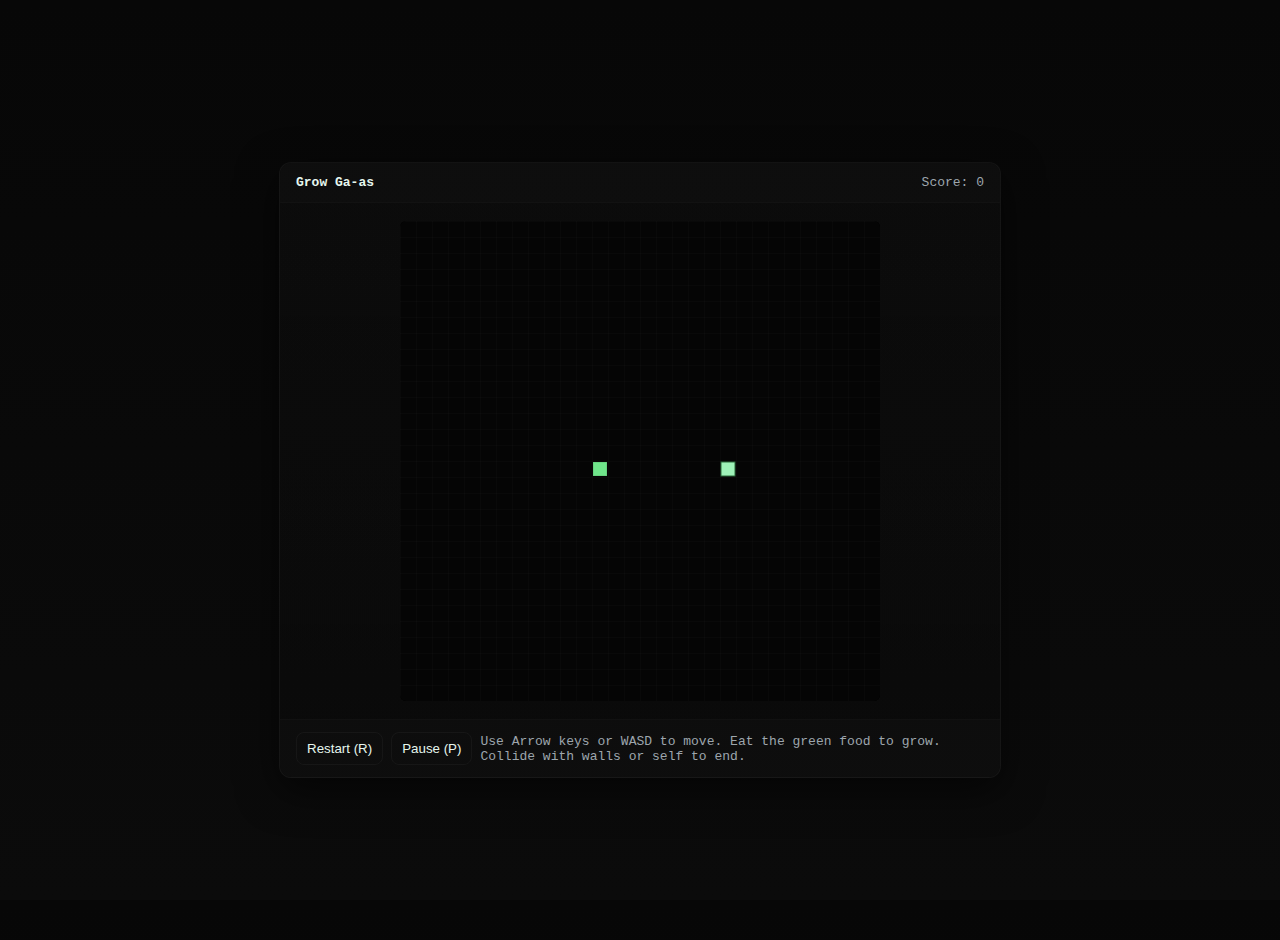
<file: projects/grow-gaas.html>
<!doctype html>
<html lang="en">
<head>
  <meta charset="utf-8" />
  <meta name="viewport" content="width=device-width,initial-scale=1" />
  <title>Grow Ga-as — Play (Embedded)</title>
  <style>
    :root{
      --bg:#0b0b0b; --panel:#0f1720; --accent:#7bd389; --muted:#9da6ad; --pixel:#e6f7ee;
    }
    html,body{height:100%;margin:0;background:linear-gradient(180deg,#070707,#0b0b0b);font-family:monospace;color:var(--pixel)}
    .wrap{min-height:100vh;display:flex;align-items:center;justify-content:center;padding:20px}
    .game-shell{width:min(720px,94vw);background:linear-gradient(180deg, rgba(255,255,255,0.02), rgba(255,255,255,0.01));border:1px solid rgba(255,255,255,0.04);border-radius:12px;box-shadow:0 12px 40px rgba(0,0,0,0.6);overflow:hidden}
    .header{display:flex;align-items:center;justify-content:space-between;padding:12px 16px;border-bottom:1px solid rgba(255,255,255,0.02);background:rgba(255,255,255,0.01)}
    .header .title{font-weight:700}
    .header .score{color:var(--muted)}
    .board-wrap{display:flex;justify-content:center;padding:18px;background:linear-gradient(180deg, rgba(10,10,10,0.2), rgba(6,6,6,0.35))}
    canvas{background:#010101;border-radius:6px;image-rendering:pixelated}
    .controls{display:flex;gap:8px;align-items:center;padding:12px 16px;border-top:1px solid rgba(255,255,255,0.02);background:rgba(255,255,255,0.006)}
    .btn{background:transparent;border:1px solid rgba(255,255,255,0.04);padding:8px 10px;border-radius:8px;color:var(--pixel);cursor:pointer}
    .muted{color:var(--muted);font-size:13px}
    .overlay{
      position:fixed;inset:0;display:flex;align-items:center;justify-content:center;background:linear-gradient(180deg, rgba(0,0,0,0.6), rgba(0,0,0,0.7));z-index:9999;padding:20px;
    }
    .modal{
      width:min(820px,96%);max-width:1000px;background:var(--panel);border-radius:14px;padding:18px;border:1px solid rgba(255,255,255,0.03);
      box-shadow:0 30px 80px rgba(0,0,0,0.6);
    }
    .game-over{
      display:flex;flex-direction:column;gap:12px;align-items:center;justify-content:center;padding:18px;text-align:center;
    }
    .big{font-size:22px;font-weight:700}
    .small{font-size:14px;color:var(--muted)}
    
    @media (max-width:520px){ .game-shell{width:100%} canvas{width:92vw;height:92vw} .header{flex-direction:column;gap:8px} }
  </style>
</head>
<body>
  <div class="wrap">
    <div class="game-shell" role="application" aria-label="Grow Ga-as snake game">
      <div class="header">
        <div class="title">Grow Ga-as</div>
        <div class="score">Score: <span id="score">0</span></div>
      </div>

      <div class="board-wrap">
        <canvas id="gameCanvas" width="480" height="480" style="width:480px;height:480px;"></canvas>
      </div>

      <div class="controls">
        <button id="btnRestart" class="btn">Restart (R)</button>
        <button id="btnPause" class="btn">Pause (P)</button>
        <div style="flex:1" class="muted">Use Arrow keys or WASD to move. Eat the green food to grow. Collide with walls or self to end.</div>
      </div>
    </div>
  </div>


  <div id="gameOverOverlay" class="overlay" style="display:none;">
    <div class="modal">
      <div class="game-over" role="dialog" aria-modal="true">
        <div class="big">Game Over</div>
        <div class="small">Final score: <span id="finalScore">0</span></div>
        <div style="display:flex;gap:10px;margin-top:8px">
          <button id="restartFromOverlay" class="btn">Play again</button>
          <button id="closeModal" class="btn">Close</button>
        </div>
      </div>
    </div>
  </div>

<script>


(function(){
  const canvas = document.getElementById('gameCanvas');
  const ctx = canvas.getContext('2d');


  const GRID = 16;              
  const CELLS = 30;             
  const CANVAS_SIZE = GRID * CELLS;


  canvas.width = CANVAS_SIZE;
  canvas.height = CANVAS_SIZE;


  ctx.imageSmoothingEnabled = false;


  let snake = [{x: Math.floor(CELLS/2), y: Math.floor(CELLS/2)}]; 
  let dir = {x:1, y:0}; 
  let nextDir = {x:1, y:0};
  let food = {};
  let score = 0;
  let speed = 8; 
  let running = true;
  let tickTimer = 0;
  let lastTime = 0;

  
  const scoreEl = document.getElementById('score');
  const btnRestart = document.getElementById('btnRestart');
  const btnPause = document.getElementById('btnPause');
  const overlay = document.getElementById('gameOverOverlay');
  const finalScoreEl = document.getElementById('finalScore');
  const restartFromOverlay = document.getElementById('restartFromOverlay');
  const closeModal = document.getElementById('closeModal');

  
  function randCell(){ return { x: Math.floor(Math.random()*CELLS), y: Math.floor(Math.random()*CELLS) }; }

  function placeFood(){
    let pos;
    while(true){
      pos = randCell();
      
      let collision = snake.some(s => s.x === pos.x && s.y === pos.y);
      if(!collision) break;
    }
    food = pos;
  }

  function resetGame(){
    snake = [{x: Math.floor(CELLS/2), y: Math.floor(CELLS/2)}];
    dir = {x:1,y:0};
    nextDir = {x:1,y:0};
    score = 0;
    speed = 8;
    running = true;
    scoreEl.textContent = score;
    placeFood();
    overlay.style.display = 'none';
  }

  
  function drawBackground(){
    ctx.fillStyle = '#050505';
    ctx.fillRect(0,0,CANVAS_SIZE, CANVAS_SIZE);
    
    ctx.strokeStyle = 'rgba(255,255,255,0.02)';
    ctx.lineWidth = 1;
    for(let i=0;i<=CELLS;i++){
      
      ctx.beginPath();
      ctx.moveTo(i*GRID + 0.5, 0);
      ctx.lineTo(i*GRID + 0.5, CANVAS_SIZE);
      ctx.stroke();
      
      ctx.beginPath();
      ctx.moveTo(0, i*GRID + 0.5);
      ctx.lineTo(CANVAS_SIZE, i*GRID + 0.5);
      ctx.stroke();
    }
  }

  function drawCell(x,y,color,stroke){
    ctx.fillStyle = color;
    ctx.fillRect(x*GRID + 1, y*GRID + 1, GRID-2, GRID-2);
    if(stroke){
      ctx.strokeStyle = stroke;
      ctx.strokeRect(x*GRID + 1, y*GRID + 1, GRID-2, GRID-2);
    }
  }

  function update(dt){
    if(!running) return;
    tickTimer += dt;
    const tickInterval = 1 / speed;
    while(tickTimer > tickInterval){
      tick();
      tickTimer -= tickInterval;
    }
  }

  function tick(){
    
    dir = nextDir;

    
    const head = { x: (snake[0].x + dir.x), y: (snake[0].y + dir.y) };

    
    if(head.x < 0 || head.y < 0 || head.x >= CELLS || head.y >= CELLS){
      gameOver();
      return;
    }

    
    if(snake.some(seg => seg.x === head.x && seg.y === head.y)){
      gameOver();
      return;
    }

    
    snake.unshift(head);

    
    if(head.x === food.x && head.y === food.y){
      score += 1;
      scoreEl.textContent = score;
      
      if(score % 4 === 0 && speed < 18) speed += 1;
      placeFood();
    } else {
      
      snake.pop();
    }
  }

  function render(){
    
    drawBackground();

    
    drawCell(food.x, food.y, '#6fe58a', 'rgba(0,0,0,0.15)');

    
    
    if(snake.length){
      const head = snake[0];
      drawCell(head.x, head.y, '#9ef2b8', '#2b6a3a');
    }
    
    for(let i=1;i<snake.length;i++){
      const seg = snake[i];
      drawCell(seg.x, seg.y, '#5fe08a');
    }
  }

  function frame(now){
    if(!lastTime) lastTime = now;
    const dt = (now - lastTime) / 1000;
    lastTime = now;
    update(dt);
    render();
    requestAnimationFrame(frame);
  }

  
  window.addEventListener('keydown', (e) => {
    if(!running && e.key === 'r') { resetGame(); return; }
    const k = e.key;
    if(k === 'ArrowUp' || k === 'w' || k === 'W') {
      if(dir.y === 1) return; 
      nextDir = {x:0,y:-1};
    } else if(k === 'ArrowDown' || k === 's' || k === 'S') {
      if(dir.y === -1) return;
      nextDir = {x:0,y:1};
    } else if(k === 'ArrowLeft' || k === 'a' || k === 'A') {
      if(dir.x === 1) return;
      nextDir = {x:-1,y:0};
    } else if(k === 'ArrowRight' || k === 'd' || k === 'D') {
      if(dir.x === -1) return;
      nextDir = {x:1,y:0};
    } else if(k === 'p' || k === 'P') {
      running = !running;
      btnPause.textContent = running ? 'Pause (P)' : 'Resume (P)';
    } else if(k === 'r' || k === 'R') {
      resetGame();
    }
  });

  
  btnRestart.addEventListener('click', () => resetGame());
  btnPause.addEventListener('click', () => { running = !running; btnPause.textContent = running ? 'Pause (P)' : 'Resume (P)'; });

  
  function gameOver(){
    running = false;
    finalScoreEl.textContent = score;
    overlay.style.display = 'flex';
    
    overlay.focus?.();
  }

  restartFromOverlay.addEventListener('click', () => { resetGame(); });
  closeModal.addEventListener('click', () => {
    

    overlay.style.display = 'none';
  });

  
  resetGame();
  requestAnimationFrame(frame);

})();
</script>
</body>
</html>
</file>
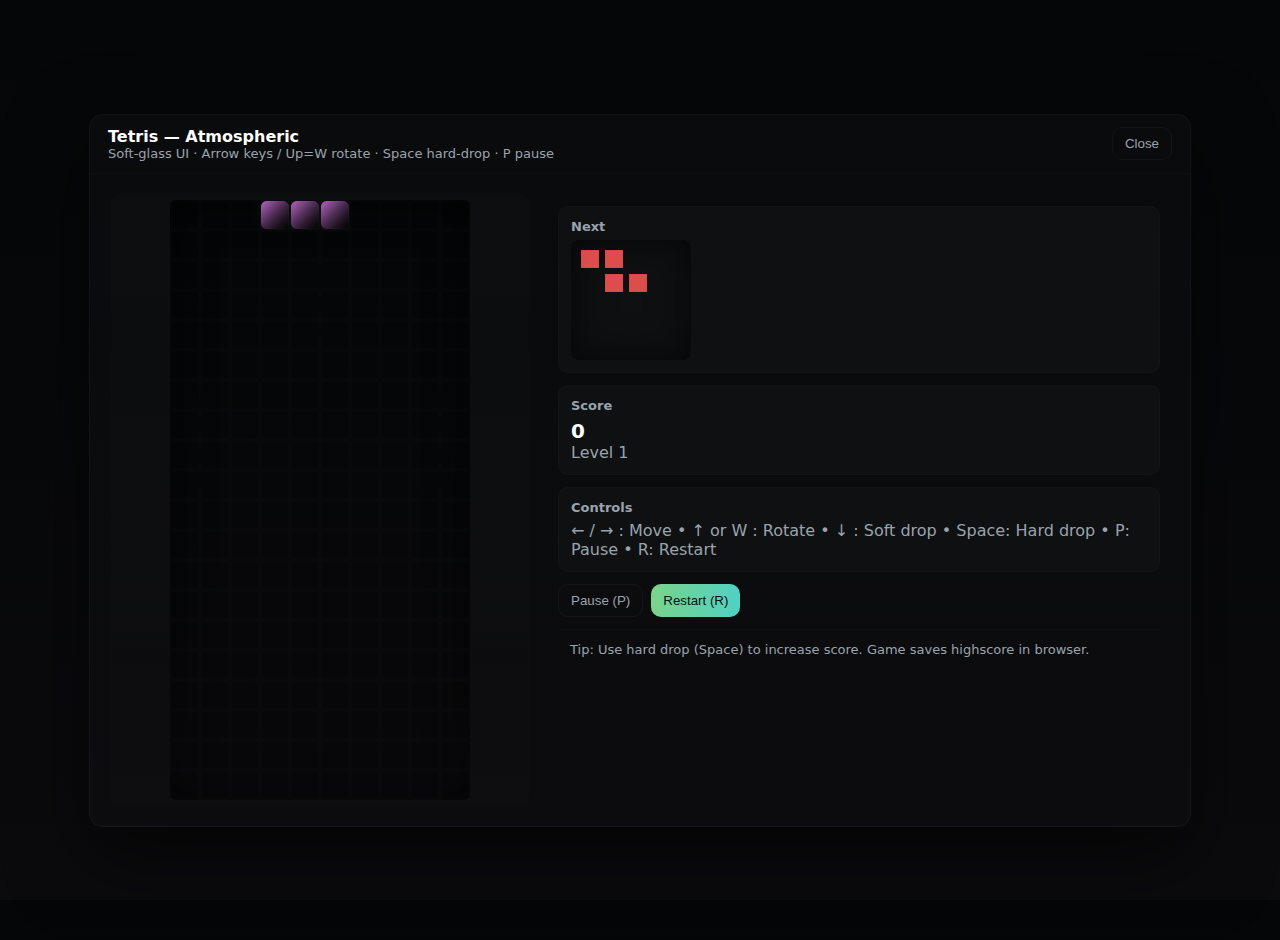
<file: projects/tetris.html>
<!doctype html>
<html lang="en">
<head>
<meta charset="utf-8" />
<meta name="viewport" content="width=device-width,initial-scale=1" />
<title>Tetris — Atmospheric</title>
<style>
  :root{
    --bg:#07080a;
    --glass: rgba(255,255,255,0.04);
    --panel: rgba(15,18,20,0.7);
    --accent: #7bd389;
    --muted:#9aa3ad;
    --tile-glow: rgba(123,211,137,0.12);
  }
  html,body{height:100%;margin:0;font-family:Inter, system-ui, -apple-system, 'Segoe UI', Roboto, Arial;}
  body{background:linear-gradient(180deg,#050607,#0b0b0d);color:#fff;display:flex;align-items:center;justify-content:center;padding:20px}
  .modal-shell{
    width:min(1100px,98vw);max-width:1100px;background:linear-gradient(180deg, rgba(255,255,255,0.02), rgba(255,255,255,0.01));
    border-radius:14px;border:1px solid rgba(255,255,255,0.04);overflow:hidden;box-shadow:0 30px 80px rgba(0,0,0,0.6);
  }
  .tetris-header{display:flex;align-items:center;justify-content:space-between;padding:12px 18px;border-bottom:1px solid rgba(255,255,255,0.02)}
  .tetris-title{font-weight:700}
  .tetris-sub{color:var(--muted);font-size:13px}
  .tetris-stage{display:grid;grid-template-columns: 420px 1fr;gap:18px;padding:20px}
  
  .board-wrap{display:flex;align-items:center;justify-content:center;padding:6px;background:linear-gradient(180deg, rgba(255,255,255,0.01), rgba(255,255,255,0.005));border-radius:10px}
  canvas{background:linear-gradient(180deg,#050607,#0a0a0d);display:block;border-radius:6px;box-shadow:inset 0 0 40px rgba(0,0,0,0.6)}
  
  .panel{padding:12px 10px;display:flex;flex-direction:column;gap:12px}
  .stat{background:var(--panel);padding:12px;border-radius:10px;border:1px solid rgba(255,255,255,0.02)}
  .stat h4{margin:0 0 6px 0;font-size:13px;color:var(--muted)}
  .stat .value{font-size:20px;font-weight:700}
  .controls{display:flex;gap:8px;justify-content:space-between;flex-wrap:wrap}
  .ctrl-btn{padding:8px 12px;border-radius:10px;border:1px solid rgba(255,255,255,0.04);background:transparent;color:var(--muted);cursor:pointer}
  .ctrl-btn.primary{background:linear-gradient(90deg,var(--accent),#4fd1c5);color:#051014;border:none}
  .muted{color:var(--muted)}
  .footer-note{padding:12px;border-top:1px solid rgba(255,255,255,0.02);font-size:13px;color:var(--muted)}
  
  .mobile-controls{display:none;gap:10px;justify-content:center;padding:12px}
  .mobile-controls button{width:56px;height:56px;border-radius:10px;border:1px solid rgba(255,255,255,0.04);background:rgba(255,255,255,0.02);color:#fff;font-weight:700}
  @media (max-width:880px){
    .tetris-stage{grid-template-columns:1fr;align-items:center}
    .panel{order:2}
    .mobile-controls{display:flex}
  }
  
  .ghost{opacity:0.2}
</style>
</head>
<body>
  <div class="modal-shell" role="application" aria-label="Tetris game">
    <div class="tetris-header">
      <div>
        <div class="tetris-title">Tetris — Atmospheric</div>
        <div class="tetris-sub">Soft-glass UI · Arrow keys / Up=W rotate · Space hard-drop · P pause</div>
      </div>
      <div>
        <button id="closeBtn" class="ctrl-btn">Close</button>
      </div>
    </div>

    <div class="tetris-stage">
      <div class="board-wrap">
        <canvas id="tetrisCanvas" width="300" height="600" style="width:300px;height:600px;"></canvas>
      </div>

      <div class="panel">
        <div class="stat">
          <h4>Next</h4>
          <canvas id="nextCanvas" width="120" height="120" style="width:120px;height:120px;border-radius:8px;background:transparent"></canvas>
        </div>

        <div class="stat">
          <h4>Score</h4>
          <div class="value" id="score">0</div>
          <div class="muted">Level <span id="level">1</span></div>
        </div>

        <div class="stat">
          <h4>Controls</h4>
          <div class="muted">← / → : Move • ↑ or W : Rotate • ↓ : Soft drop • Space: Hard drop • P: Pause • R: Restart</div>
        </div>

        <div style="display:flex;gap:8px;">
          <button id="btnPause" class="ctrl-btn">Pause (P)</button>
          <button id="btnRestart" class="ctrl-btn primary">Restart (R)</button>
        </div>

        <div class="footer-note muted">Tip: Use hard drop (Space) to increase score. Game saves highscore in browser.</div>
      </div>
    </div>
  </div>

<script>

(function(){
  const COLS = 10, ROWS = 20;
  const BLOCK = 30;                 
  const canvas = document.getElementById('tetrisCanvas');
  const ctx = canvas.getContext('2d');
  canvas.width = BLOCK * COLS;
  canvas.height = BLOCK * ROWS;
  ctx.imageSmoothingEnabled = false;

  const nextCanvas = document.getElementById('nextCanvas');
  const nctx = nextCanvas.getContext('2d');
  nctx.imageSmoothingEnabled = false;

  
  const COLORS = {
    I: 'rgba(139, 195, 245, 0.92)',
    J: 'rgba(121, 134, 203, 0.92)',
    L: 'rgba(255, 183, 77, 0.92)',
    O: 'rgba(255, 238, 88, 0.92)',
    S: 'rgba(129, 199, 132, 0.92)',
    T: 'rgba(186, 104, 200, 0.92)',
    Z: 'rgba(239, 83, 80, 0.92)'
  };

  
  const TETROMINOES = {
    I: [[[1,1,1,1]],
        [[1],[1],[1],[1]]],
    J: [[[1,0,0],[1,1,1]], [[1,1],[1,0],[1,0]], [[1,1,1],[0,0,1]], [[0,1],[0,1],[1,1]]],
    L: [[[0,0,1],[1,1,1]], [[1,0],[1,0],[1,1]], [[1,1,1],[1,0,0]], [[1,1],[0,1],[0,1]]],
    O: [[[1,1],[1,1]]],
    S: [[[0,1,1],[1,1,0]], [[1,0],[1,1],[0,1]]],
    T: [[[0,1,0],[1,1,1]], [[1,0],[1,1],[1,0]], [[1,1,1],[0,1,0]], [[0,1],[1,1],[0,1]]],
    Z: [[[1,1,0],[0,1,1]], [[0,1],[1,1],[1,0]]]
  };

  
  const clone = (v)=> JSON.parse(JSON.stringify(v));

  
  let board = Array.from({length: ROWS}, ()=> Array(COLS).fill(0));
  let current = null;
  let nextPiece = null;
  let score = 0, level = 1, linesCleared = 0;
  let dropCounter = 0, dropInterval = 1000;
  let lastTime = 0;
  let running = true;

  
  const HIGH_KEY = 'tetris_highscore';
  const savedHigh = parseInt(localStorage.getItem(HIGH_KEY) || '0',10);

  
  function randPiece(){
    const types = Object.keys(TETROMINOES);
    const t = types[Math.floor(Math.random()*types.length)];
    const shapes = TETROMINOES[t];
    const rot = shapes[0]; 
    return { type: t, shapeIndex: 0, shapes: shapes.map(s => clone(s)) , x: Math.floor(COLS/2) - Math.ceil(rot[0].length/2), y: 0, color: COLORS[t]};
  }

  
  function rotate(piece){
    piece.shapeIndex = (piece.shapeIndex + 1) % piece.shapes.length;
    
    const w = piece.shapes[piece.shapeIndex][0].length;
    if (piece.x + w > COLS) piece.x = COLS - w;
    if (piece.x < 0) piece.x = 0;
  }

  function getMatrix(piece){
    return piece.shapes[piece.shapeIndex];
  }

  function collides(piece, board, dx=0, dy=0){
    const mat = getMatrix(piece);
    for (let r=0;r<mat.length;r++){
      for (let c=0;c<mat[r].length;c++){
        if (!mat[r][c]) continue;
        const x = piece.x + c + dx;
        const y = piece.y + r + dy;
        if (x < 0 || x >= COLS || y >= ROWS) return true;
        if (y >= 0 && board[y][x]) return true;
      }
    }
    return false;
  }

  function merge(piece, board){
    const mat = getMatrix(piece);
    for (let r=0;r<mat.length;r++){
      for (let c=0;c<mat[r].length;c++){
        if (!mat[r][c]) continue;
        const x = piece.x + c;
        const y = piece.y + r;
        if (y>=0) board[y][x] = {t: piece.type, color: piece.color};
      }
    }
  }

  function clearLines(){
    let cleared = 0;
    for (let r=ROWS-1;r>=0;r--){
      if (board[r].every(cell => cell !== 0)){
        board.splice(r,1);
        board.unshift(Array(COLS).fill(0));
        cleared++;
        
      }
    }
    if (cleared>0){
      linesCleared += cleared;
      score += (cleared === 1 ? 100 : cleared === 2 ? 300 : cleared === 3 ? 500 : 800) * level;
      
      const newLevel = Math.floor(linesCleared / 10) + 1;
      if (newLevel > level){
        level = newLevel;
        dropInterval = Math.max(120, 1000 - (level-1)*80);
      }
      document.getElementById('score').textContent = score;
      document.getElementById('level').textContent = level;
    }
  }

  function spawn(){
    current = nextPiece || randPiece();
    current.x = Math.floor(COLS/2) - Math.ceil(getMatrix(current)[0].length/2);
    current.y = -1;
    nextPiece = randPiece();

    if (collides(current, board, 0, 0)){
      
      running = false;
      
      if (score > savedHigh) localStorage.setItem(HIGH_KEY, score);
      showGameOver();
    }

    drawNext();
  }

  function hardDrop(){
    while(!collides(current, board, 0, 1)){
      current.y++;
    }
    lockPiece();
  }

  function lockPiece(){
    merge(current, board);
    clearLines();
    spawn();
  }

  
  function step(){
    if (!current) return;
    if (!collides(current, board, 0, 1)){
      current.y++;
    } else {
      lockPiece();
    }
  }

  
  function drawBlock(x,y,color,stroke=true){
    const gx = x * BLOCK, gy = y * BLOCK;
    
    const g = ctx.createLinearGradient(gx,gy,gx+BLOCK,gy+BLOCK);
    g.addColorStop(0, color);
    g.addColorStop(1, 'rgba(0,0,0,0.08)');
    ctx.fillStyle = g;
    roundRect(ctx, gx+1, gy+1, BLOCK-2, BLOCK-2, 6, true, false);
    if (stroke){
      ctx.strokeStyle = 'rgba(255,255,255,0.04)';
      ctx.strokeRect(gx+1, gy+1, BLOCK-2, BLOCK-2);
    }
    
    ctx.shadowColor = 'rgba(123,211,137,0.06)';
    ctx.shadowBlur = 12;
    ctx.fill();
    ctx.shadowBlur = 0;
  }

  function roundRect(ctx, x, y, w, h, r, fill, stroke){
    if (r === undefined) r = 5;
    ctx.beginPath();
    ctx.moveTo(x+r, y);
    ctx.arcTo(x+w, y, x+w, y+h, r);
    ctx.arcTo(x+w, y+h, x, y+h, r);
    ctx.arcTo(x, y+h, x, y, r);
    ctx.arcTo(x, y, x+w, y, r);
    ctx.closePath();
    if (fill) ctx.fill();
    if (stroke) ctx.stroke();
  }

  function drawBoard(){
    // background subtle
    ctx.clearRect(0,0,canvas.width, canvas.height);
    // faint vignette
    ctx.fillStyle = 'rgba(0,0,0,0.12)';
    ctx.fillRect(0,0,canvas.width, canvas.height);
    // draw placed blocks
    for (let r=0;r<ROWS;r++){
      for (let c=0;c<COLS;c++){
        const cell = board[r][c];
        if (cell){
          drawBlock(c, r, cell.color);
        } else {
          // draw faint grid lines
          ctx.strokeStyle = 'rgba(255,255,255,0.02)';
          ctx.lineWidth = 1;
          ctx.strokeRect(c*BLOCK+1, r*BLOCK+1, BLOCK-2, BLOCK-2);
        }
      }
    }
    // current piece
    if (current){
      const mat = getMatrix(current);
      for (let r=0;r<mat.length;r++){
        for (let c=0;c<mat[r].length;c++){
          if (!mat[r][c]) continue;
          const x = current.x + c;
          const y = current.y + r;
          if (y >= 0) drawBlock(x, y, current.color);
        }
      }
    }
  }

  
  function drawNext(){
    nctx.clearRect(0,0,nextCanvas.width,nextCanvas.height);
    const mat = getMatrix(nextPiece);
    const cell = 24; 
    nctx.save();
    nctx.translate(10,10);
    for (let r=0;r<mat.length;r++){
      for (let c=0;c<mat[r].length;c++){
        if (mat[r][c]) {
          
          nctx.fillStyle = nextPiece.color;
          nctx.fillRect(c*cell, r*cell, cell-6, cell-6);
          nctx.strokeStyle = 'rgba(0,0,0,0.08)';
          nctx.strokeRect(c*cell, r*cell, cell-6, cell-6);
        }
      }
    }
    nctx.restore();
  }


  function update(time=0){
    const delta = time - lastTime;
    lastTime = time;
    if (!running) return;
    dropCounter += delta;
    if (dropCounter > dropInterval){
      step();
      dropCounter = 0;
    }
    drawBoard();
    window.requestAnimationFrame(update);
  }

  
  document.addEventListener('keydown', (e)=>{
    if (!running && e.key !== 'r') return;
    switch(e.key){
      case 'ArrowLeft': if (!collides(current, board, -1,0)) current.x--; break;
      case 'ArrowRight': if (!collides(current, board, 1,0)) current.x++; break;
      case 'ArrowDown': if (!collides(current, board, 0,1)) { current.y++; score += 1; document.getElementById('score').textContent = score; } break;
      case ' ': hardDrop(); break;
      case 'ArrowUp': rotate(current); if (collides(current,board,0,0)) { /* try wallkick */ if (!collides(current,board,-1,0)) current.x--; else if (!collides(current,board,1,0)) current.x++; } break;
      case 'w': case 'W': case 'W': rotate(current); break;
      case 'p': case 'P': togglePause(); break;
      case 'r': case 'R': doRestart(); break;
    }
    drawBoard();
  });


  function createMobileControls(){
    if (window.innerWidth > 880) return;
    const mc = document.createElement('div');
    mc.className = 'mobile-controls';
    mc.innerHTML = `
      <button id="mLeft">◀</button>
      <button id="mRotate">⟳</button>
      <button id="mRight">▶</button>
      <button id="mDown">▼</button>
      <button id="mDrop">⤓</button>
    `;
    document.body.appendChild(mc);
    document.getElementById('mLeft').addEventListener('click', ()=>{ if(!collides(current,board,-1,0)) current.x--; drawBoard(); });
    document.getElementById('mRight').addEventListener('click', ()=>{ if(!collides(current,board,1,0)) current.x++; drawBoard(); });
    document.getElementById('mRotate').addEventListener('click', ()=>{ rotate(current); if (collides(current,board,0,0)) { if (!collides(current,board,-1,0)) current.x--; else if (!collides(current,board,1,0)) current.x++; } drawBoard(); });
    document.getElementById('mDown').addEventListener('click', ()=>{ if(!collides(current,board,0,1)) { current.y++; score++; document.getElementById('score').textContent = score; } drawBoard(); });
    document.getElementById('mDrop').addEventListener('click', ()=>{ hardDrop(); drawBoard(); });
  }

  
  function togglePause(){
    running = !running;
    if (running) { lastTime = performance.now(); requestAnimationFrame(update); }
  }
  function doRestart(){
    board = Array.from({length: ROWS}, ()=> Array(COLS).fill(0));
    current = null; nextPiece = null; score = 0; level = 1; linesCleared=0;
    dropInterval = 1000; running = true;
    document.getElementById('score').textContent = 0;
    document.getElementById('level').textContent = 1;
    spawn();
    lastTime = performance.now();
    requestAnimationFrame(update);
  }

  
  document.getElementById('closeBtn').addEventListener('click', ()=>{
    
    try {
      if (window.parent && typeof window.parent.closeGameModal === 'function') {
        window.parent.closeGameModal();
      } else {
        
        window.close();
      }
    } catch(e){ window.close(); }
  });


  function showGameOver(){
    
    setTimeout(()=> {
      alert('Game over — score: ' + score + '. Press R to restart.');
    }, 120);
  }


  nextPiece = randPiece();
  spawn();
  drawNext();
  createMobileControls();
  requestAnimationFrame(update);

})();
</script>
</body>
</html>
</file>
